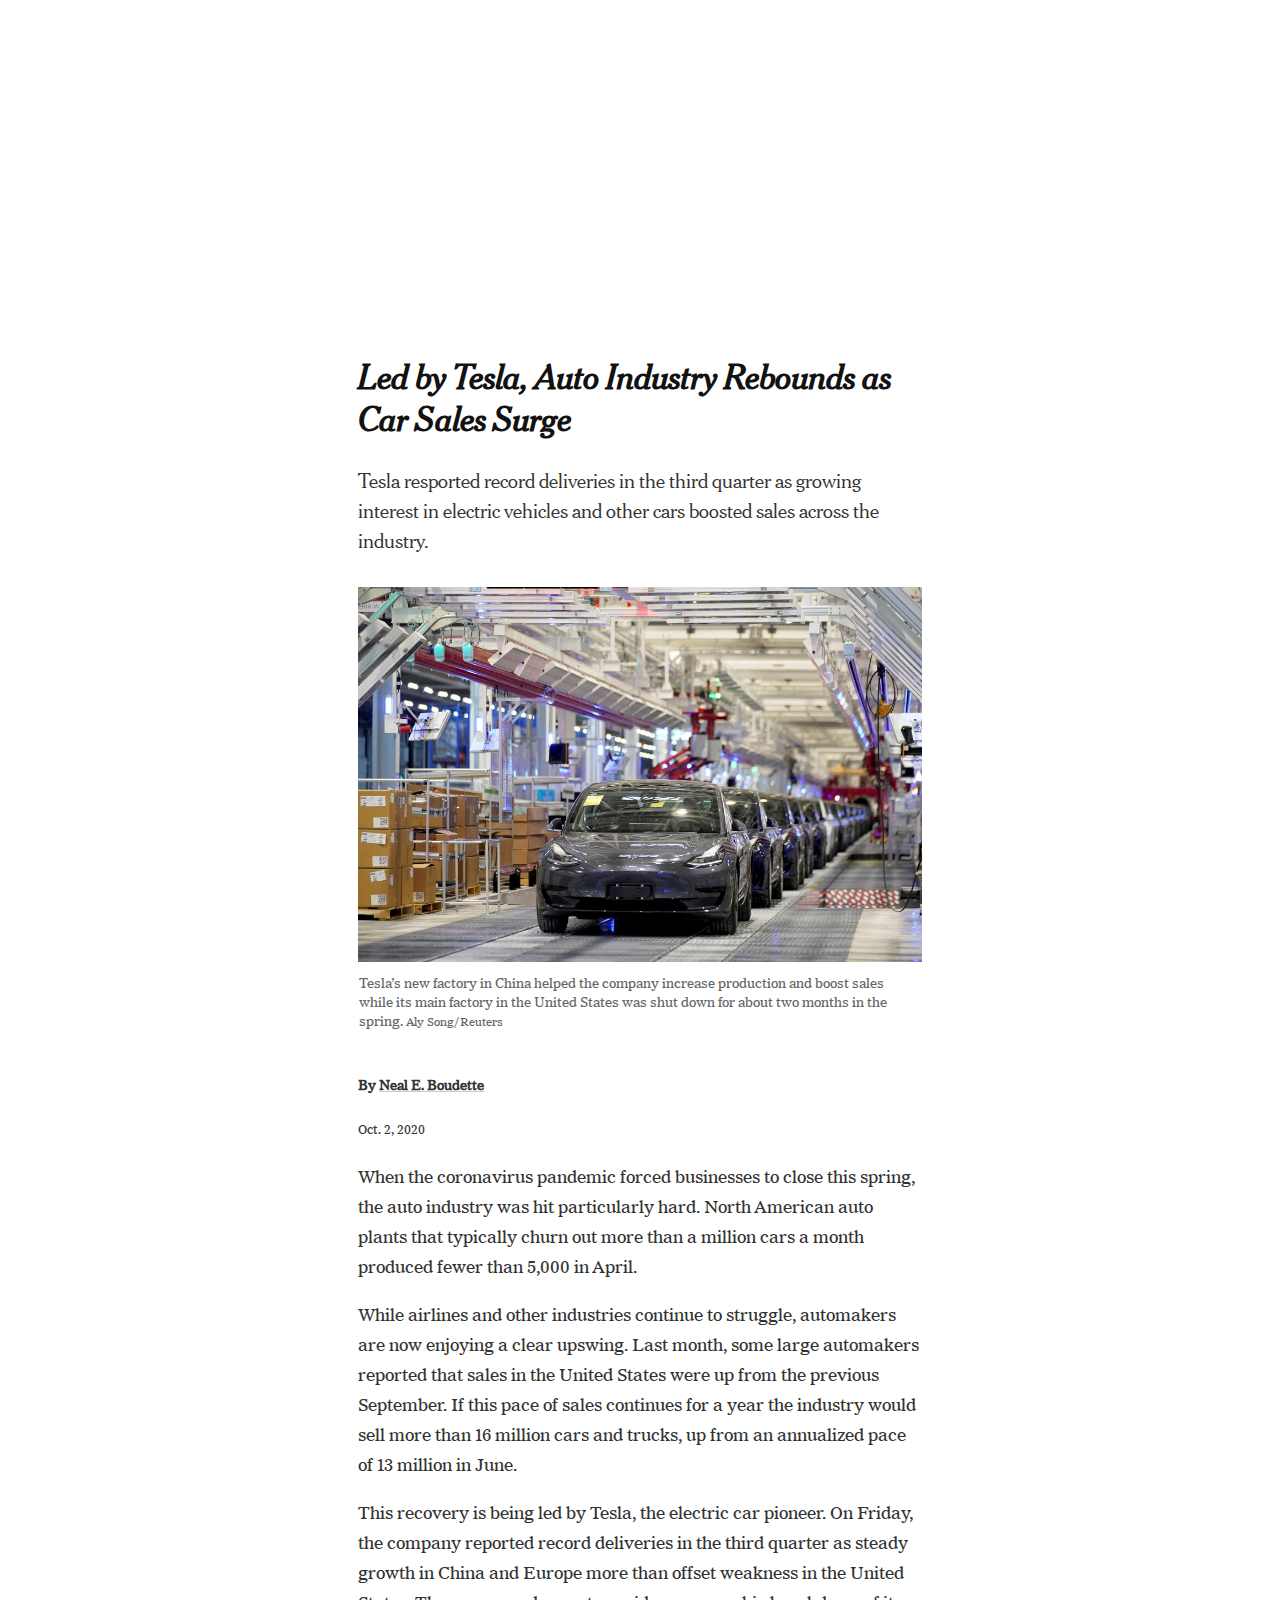
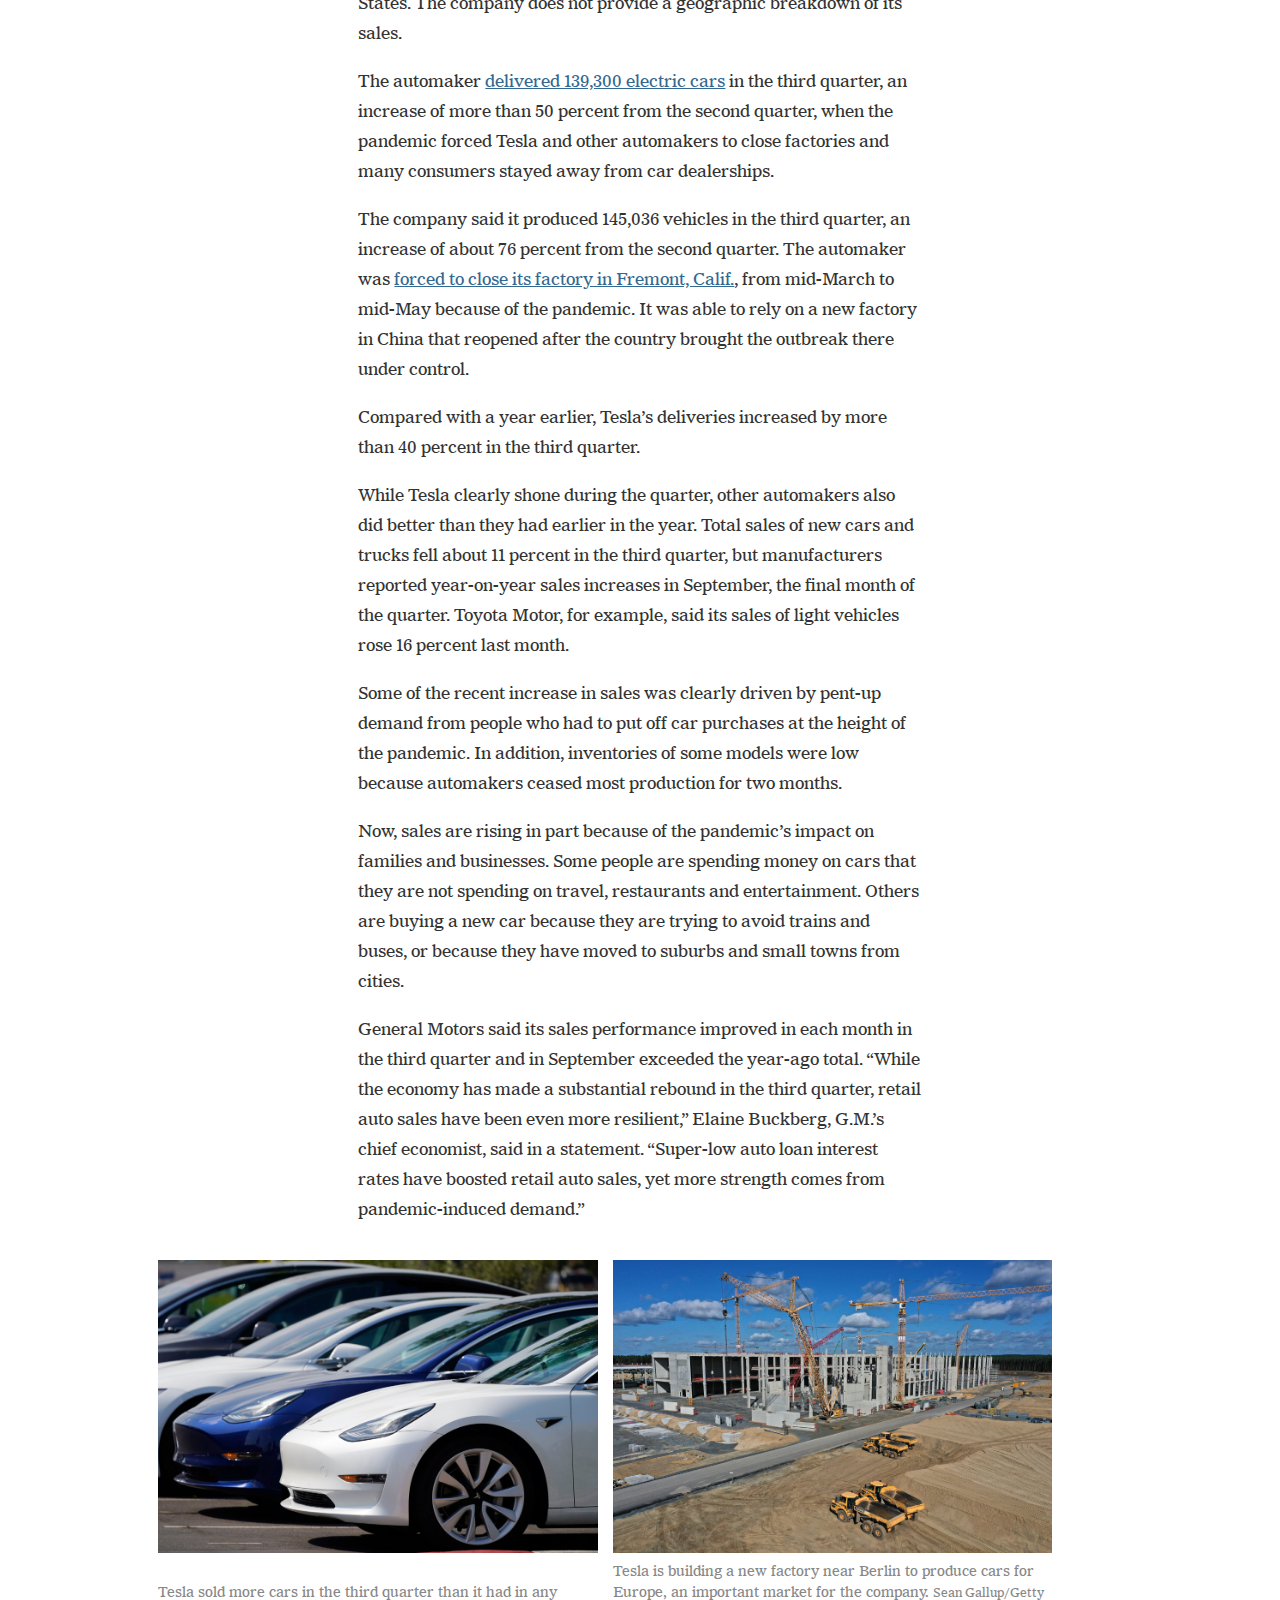
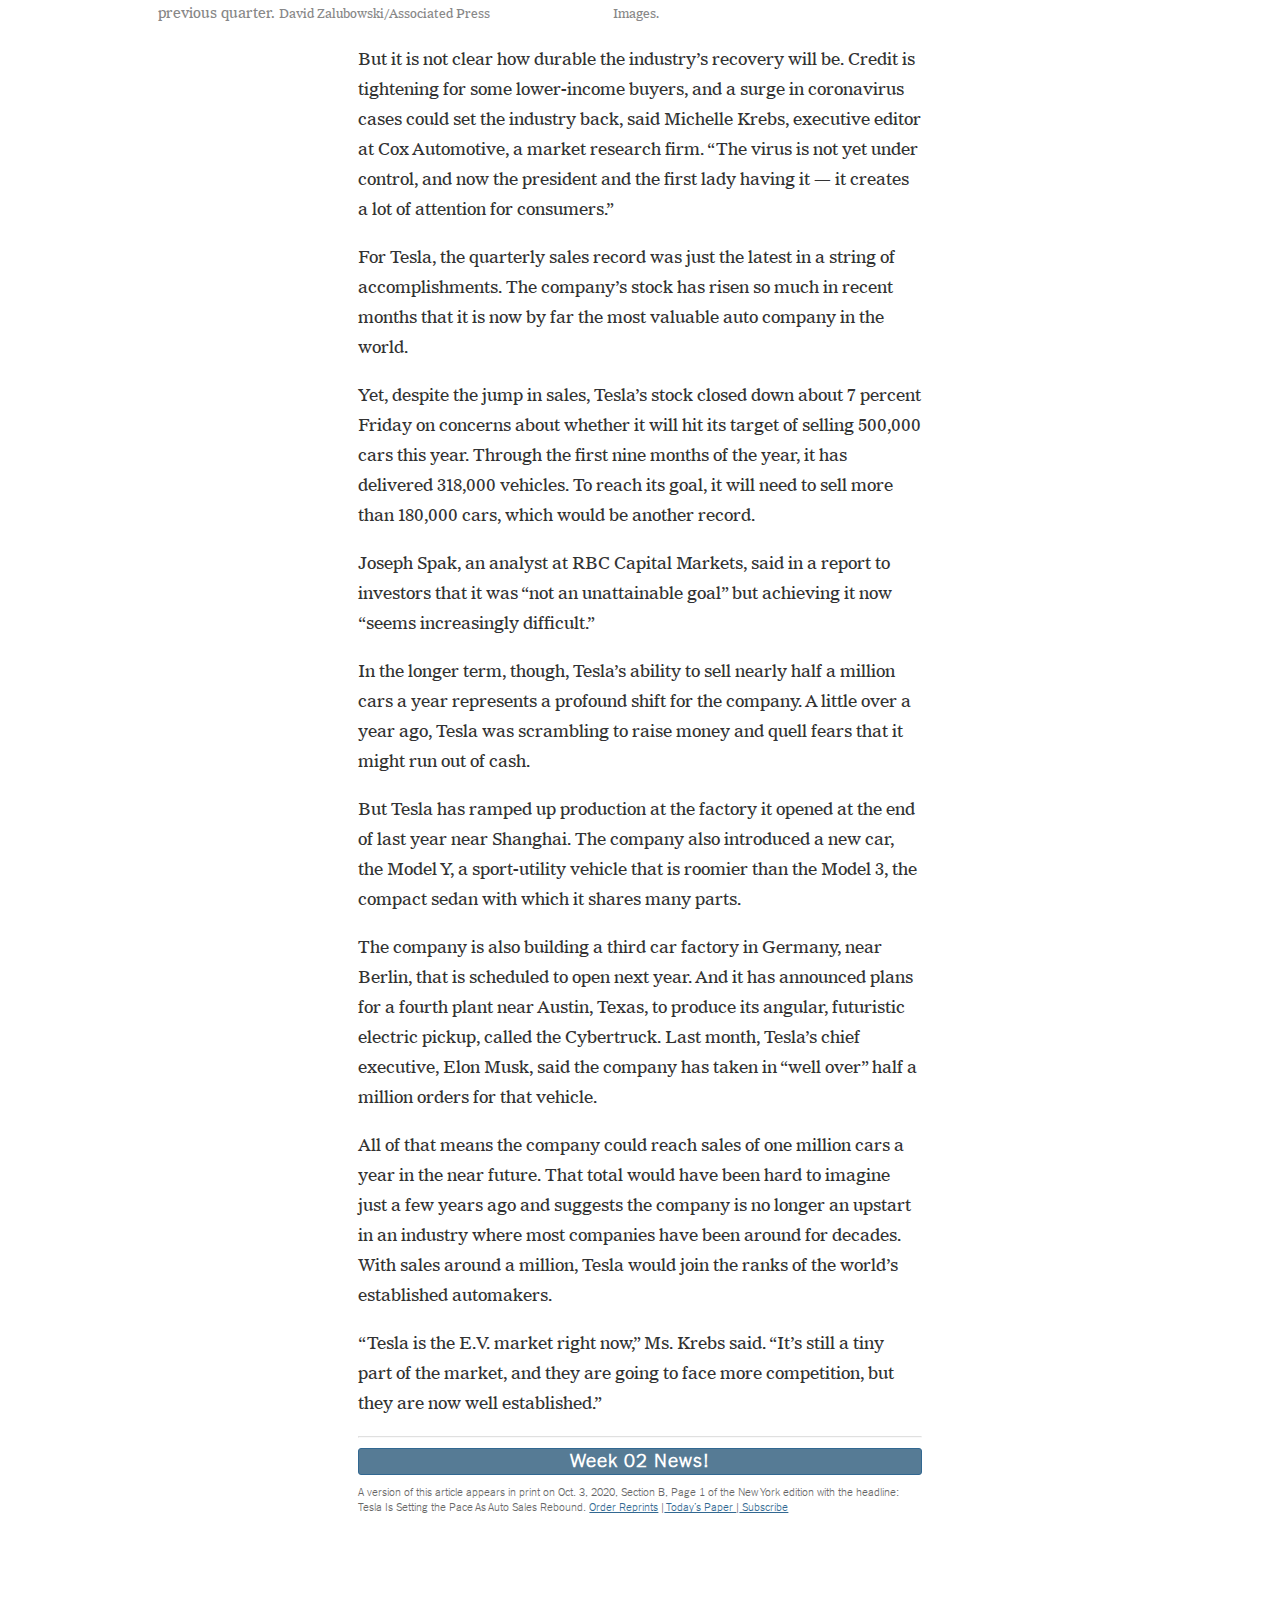
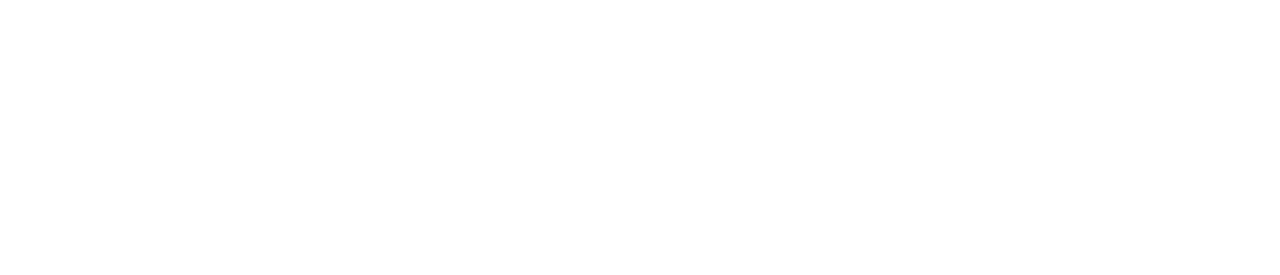
<file: week01-news/week01.html>
<!DOCTYPE html>
<html lang="en">
    <head>
        <meta charset="UTF-8">
        <meta name="viewport" content="width=device-width, initial-scale=1.0">
        <title>Tesla Third-Quarter Auto Sales Surge - The New York Times</title>
        <link rel="stylesheet" href="style.css">
    </head>
    <body>
        <header>
            <h1 class="main-title">Led by Tesla, Auto Industry Rebounds as Car Sales Surge </h1>
            <h2 class="subtitle">Tesla resported record deliveries in the third quarter as growing interest in electric vehicles and other cars boosted sales across the industry.</h2>
        </header>
        <div class="image-01">  
            <a href="tesla.jpg">
                <img src="assets/tesla.jpg" alt="Tesla’s new factory in China">
            </a>
            <figcaption>Tesla’s new factory in China helped the company increase production and boost sales while its main factory in the United States was shut down for about two months in the spring. <small>Aly Song/Reuters</small></figcaption>
        </div>
        <h3 class="author">By&nbsp;<a href="https://www.nytimes.com/by/neal-e-boudette" class="link">Neal E. Boudette</a></h3>
        <p class="date">Oct. 2, 2020</p>
        <div class="main-content">
            <p>When the coronavirus pandemic forced businesses to close this spring, the auto industry was hit particularly hard. North American auto plants that typically churn out more than a million cars a month produced fewer than 5,000 in April.</p>
            <p>While airlines and other industries continue to struggle, automakers are now enjoying a clear upswing. Last month, some large automakers reported that sales in the United States were up from the previous September. If this pace of sales continues for a year the industry would sell more than 16 million cars and trucks, up from an annualized pace of 13 million in June.</p>
            <p>This recovery is being led by Tesla, the electric car pioneer. On Friday, the company reported record deliveries in the third quarter as steady growth in China and Europe more than offset weakness in the United States. The company does not provide a geographic breakdown of its sales.</p>
            <p>The automaker <a target=_blank class="link" href="https://ir.tesla.com/press-release/tesla-q3-2020-vehicle-production-deliveries">delivered 139,300 electric cars</a> in the third quarter, an increase of more than 50 percent from the second quarter, when the pandemic forced Tesla and other automakers to close factories and many consumers stayed away from car dealerships.</p>
            <p>The company said it produced 145,036 vehicles in the third quarter, an increase of about 76 percent from the second quarter. The automaker was <a href="https://www.nytimes.com/2020/03/19/business/tesla-fremont-factory-coronavirus.html" class="link">forced to close its factory in Fremont, Calif.</a>, from mid-March to mid-May because of the pandemic. It was able to rely on a new factory in China that reopened after the country brought the outbreak there under control.</p>
            <p>Compared with a year earlier, Tesla’s deliveries increased by more than 40 percent in the third quarter.</p>
            <p>While Tesla clearly shone during the quarter, other automakers also did better than they had earlier in the year. Total sales of new cars and trucks fell about 11 percent in the third quarter, but manufacturers reported year-on-year sales increases in September, the final month of the quarter. Toyota Motor, for example, said its sales of light vehicles rose 16 percent last month.</p>
            <p>Some of the recent increase in sales was clearly driven by pent-up demand from people who had to put off car purchases at the height of the pandemic. In addition, inventories of some models were low because automakers ceased most production for two months.</p>
            <p>Now, sales are rising in part because of the pandemic’s impact on families and businesses. Some people are spending money on cars that they are not spending on travel, restaurants and entertainment. Others are buying a new car because they are trying to avoid trains and buses, or because they have moved to suburbs and small towns from cities.</p>
            <p>General Motors said its sales performance improved in each month in the third quarter and in September exceeded the year-ago total. “While the economy has made a substantial rebound in the third quarter, retail auto sales have been even more resilient,” Elaine Buckberg, G.M.’s chief economist, said in a statement. “Super-low auto loan interest rates have boosted retail auto sales, yet more strength comes from pandemic-induced demand.”</p>
        </div>
        <div class="images02-03">
            <img src="assets/tesla2.jpg" class="image-02" alt="Tesla sold more cars in the third quarter than it had in any previous quarter." width="450px">
            <img src="assets/tesla3.jpg" class="image-03" alt="Tesla is building a new factory near Berlin to produce cars for Europe, an important market for the company." width="450px">
        </div>
        <div class="images02-03-figcaptions">
            <figcaption class="image-02-figcaption">Tesla sold more cars in the third quarter than it had in any previous quarter. <small>David Zalubowski/Associated Press</small></figcaption>
            <figcaption class="image-03-figcaption">Tesla is building a new factory near Berlin to produce cars for Europe, an important market for the company. <small>Sean Gallup/Getty Images.</small></figcaption>
        </div>
        <!--No encontré la forma de acomodar el figcaption de la foto de la izquierda debajo de la imagen. Intente de muchas formas pero no consegui acomodarlo-->
        <div class="main-content">
            <p>But it is not clear how durable the industry’s recovery will be. Credit is tightening for some lower-income buyers, and a surge in coronavirus cases could set the industry back, said Michelle Krebs, executive editor at Cox Automotive, a market research firm. “The virus is not yet under control, and now the president and the first lady having it — it creates a lot of attention for consumers.”</p>
            <p>For Tesla, the quarterly sales record was just the latest in a string of accomplishments. The company’s stock has risen so much in recent months that it is now by far the most valuable auto company in the world.</p>
            <p>Yet, despite the jump in sales, Tesla’s stock closed down about 7 percent Friday on concerns about whether it will hit its target of selling 500,000 cars this year. Through the first nine months of the year, it has delivered 318,000 vehicles. To reach its goal, it will need to sell more than 180,000 cars, which would be another record.</p>
            <p>Joseph Spak, an analyst at RBC Capital Markets, said in a report to investors that it was “not an unattainable goal” but achieving it now “seems increasingly difficult.”</p>
            <p>In the longer term, though, Tesla’s ability to sell nearly half a million cars a year represents a profound shift for the company. A little over a year ago, Tesla was scrambling to raise money and quell fears that it might run out of cash.</p>
            <p>But Tesla has ramped up production at the factory it opened at the end of last year near Shanghai. The company also introduced a new car, the Model Y, a sport-utility vehicle that is roomier than the Model 3, the compact sedan with which it shares many parts.</p>
            <p>The company is also building a third car factory in Germany, near Berlin, that is scheduled to open next year. And it has announced plans for a fourth plant near Austin, Texas, to produce its angular, futuristic electric pickup, called the Cybertruck. Last month, Tesla’s chief executive, Elon Musk, said the company has taken in “well over” half a million orders for that vehicle.</p>
            <p>All of that means the company could reach sales of one million cars a year in the near future. That total would have been hard to imagine just a few years ago and suggests the company is no longer an upstart in an industry where most companies have been around for decades. With sales around a million, Tesla would join the ranks of the world’s established automakers.</p>
            <p>“Tesla is the E.V. market right now,” Ms. Krebs said. “It’s still a tiny part of the market, and they are going to face more competition, but they are now well established.”</p>
        </div>
    </body>
    <hr>
    <footer>
        <a href="../week02-news/week02.html" class="week02-reference" target=_blank>Week 02 News!</a> 
        <p>A version of this article appears in print on Oct. 3, 2020, Section B, Page 1 of the New York edition with the headline: Tesla Is Setting the Pace As Auto Sales Rebound. <a href="https://www.parsintl.com/publication/the-new-york-times/" class="link">Order Reprints</a> |<a href="https://www.nytimes.com/section/todayspaper" class="link"> Today’s Paper </a>|<a href="https://www.nytimes.com/subscription?campaignId=48JQY" class="link"> Subscribe </a></p>
    </footer>
</html>
</file>
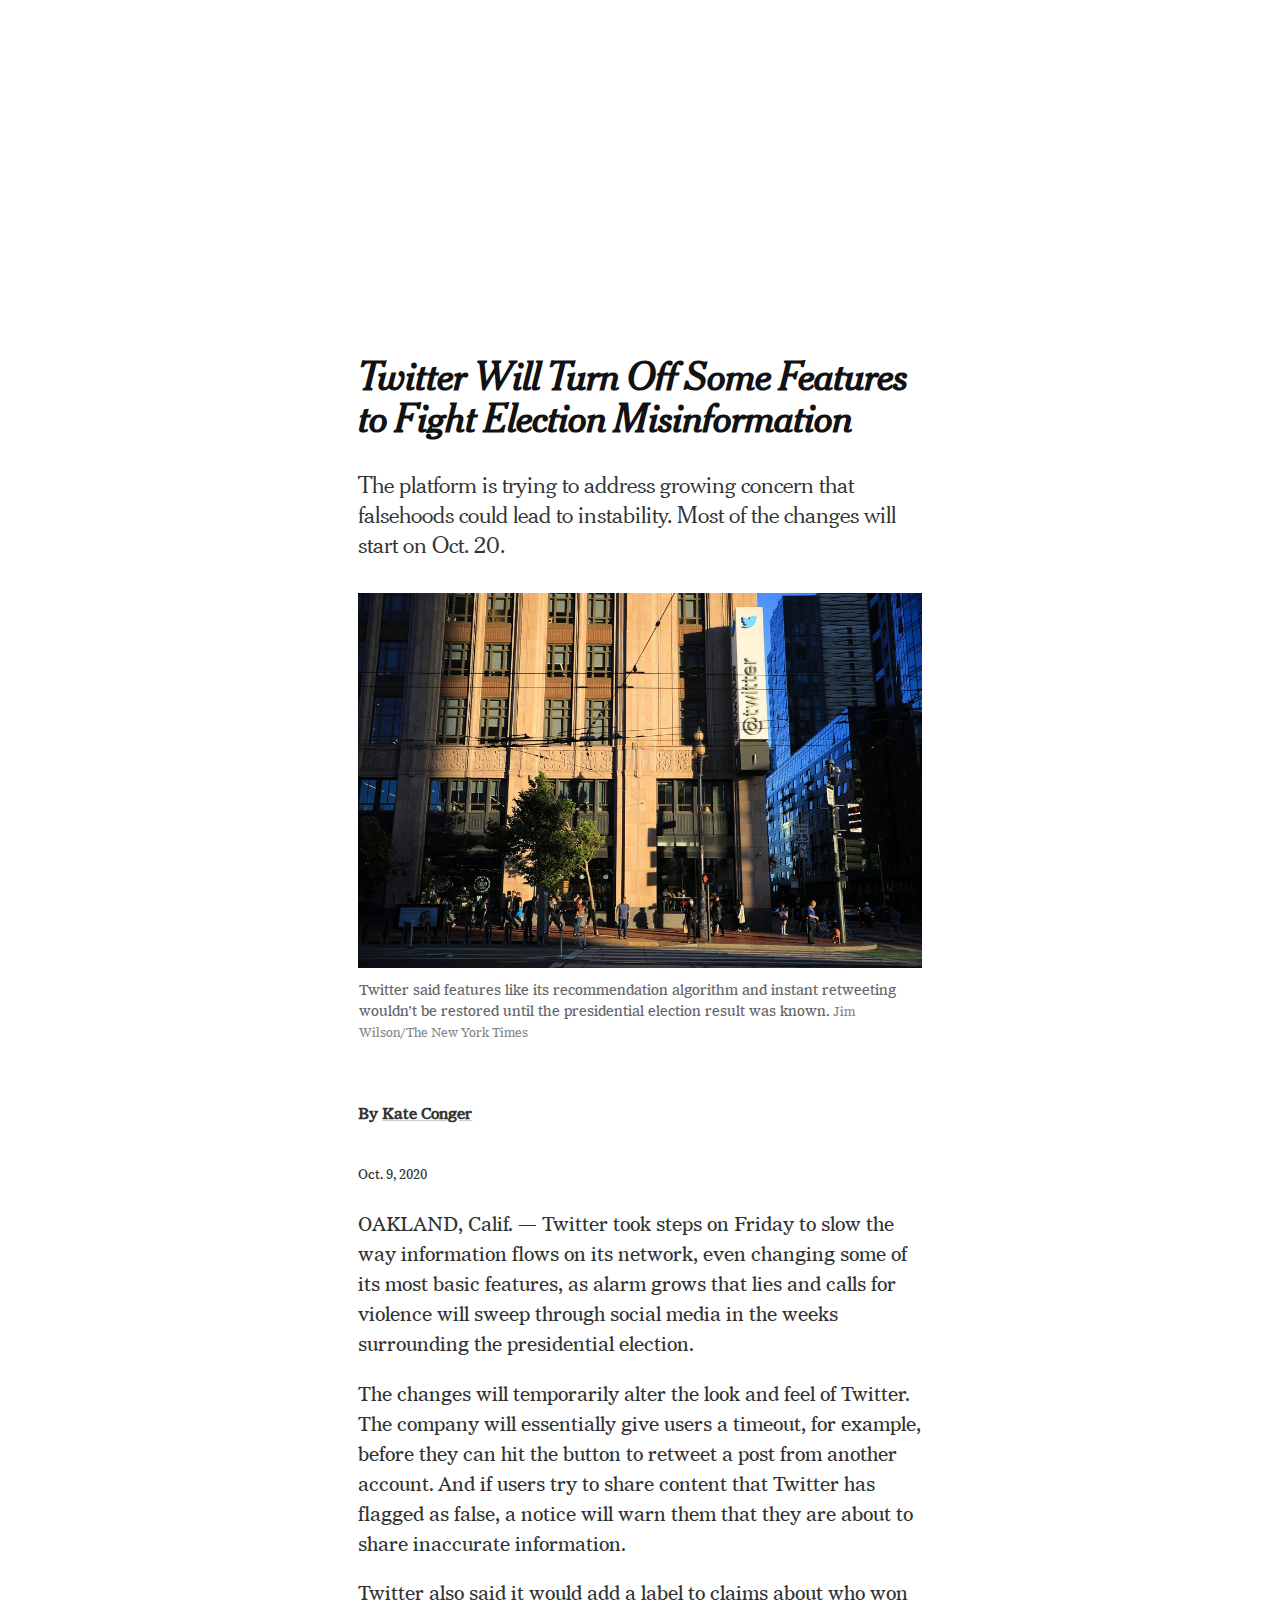
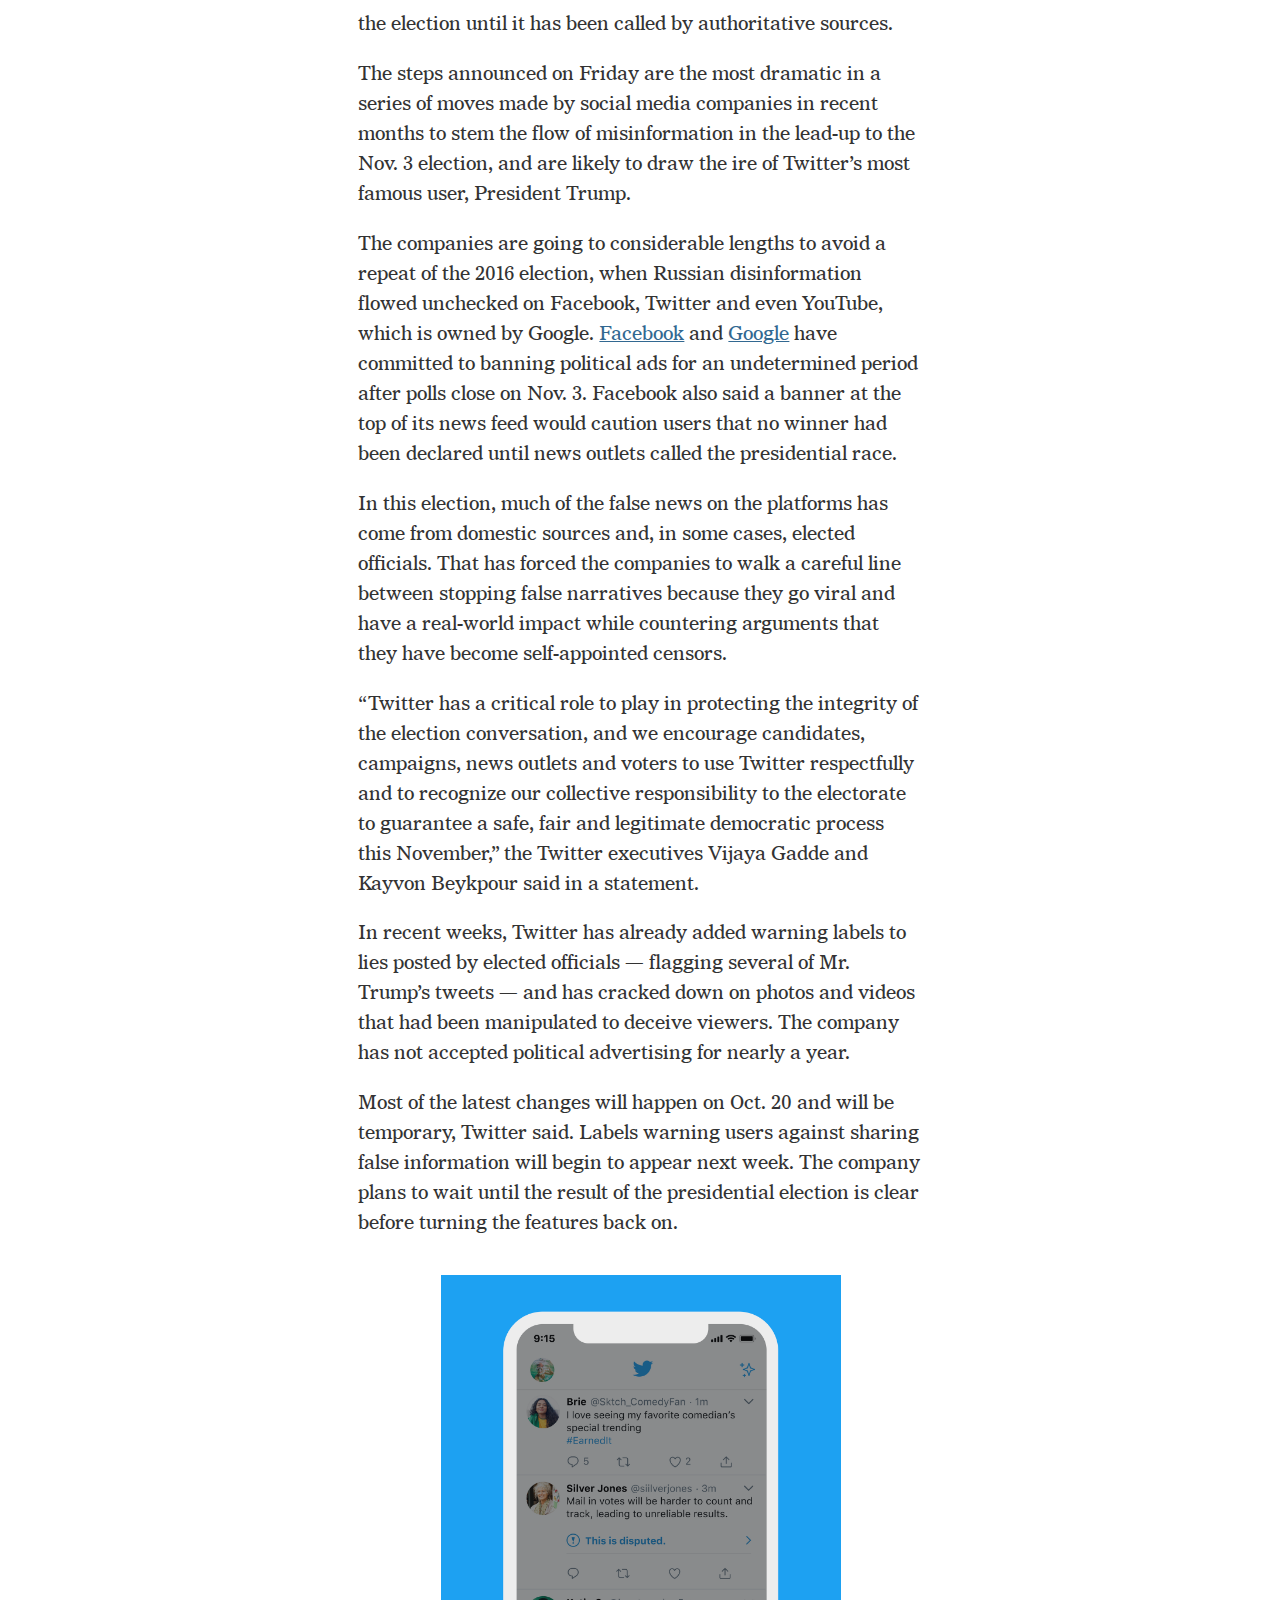
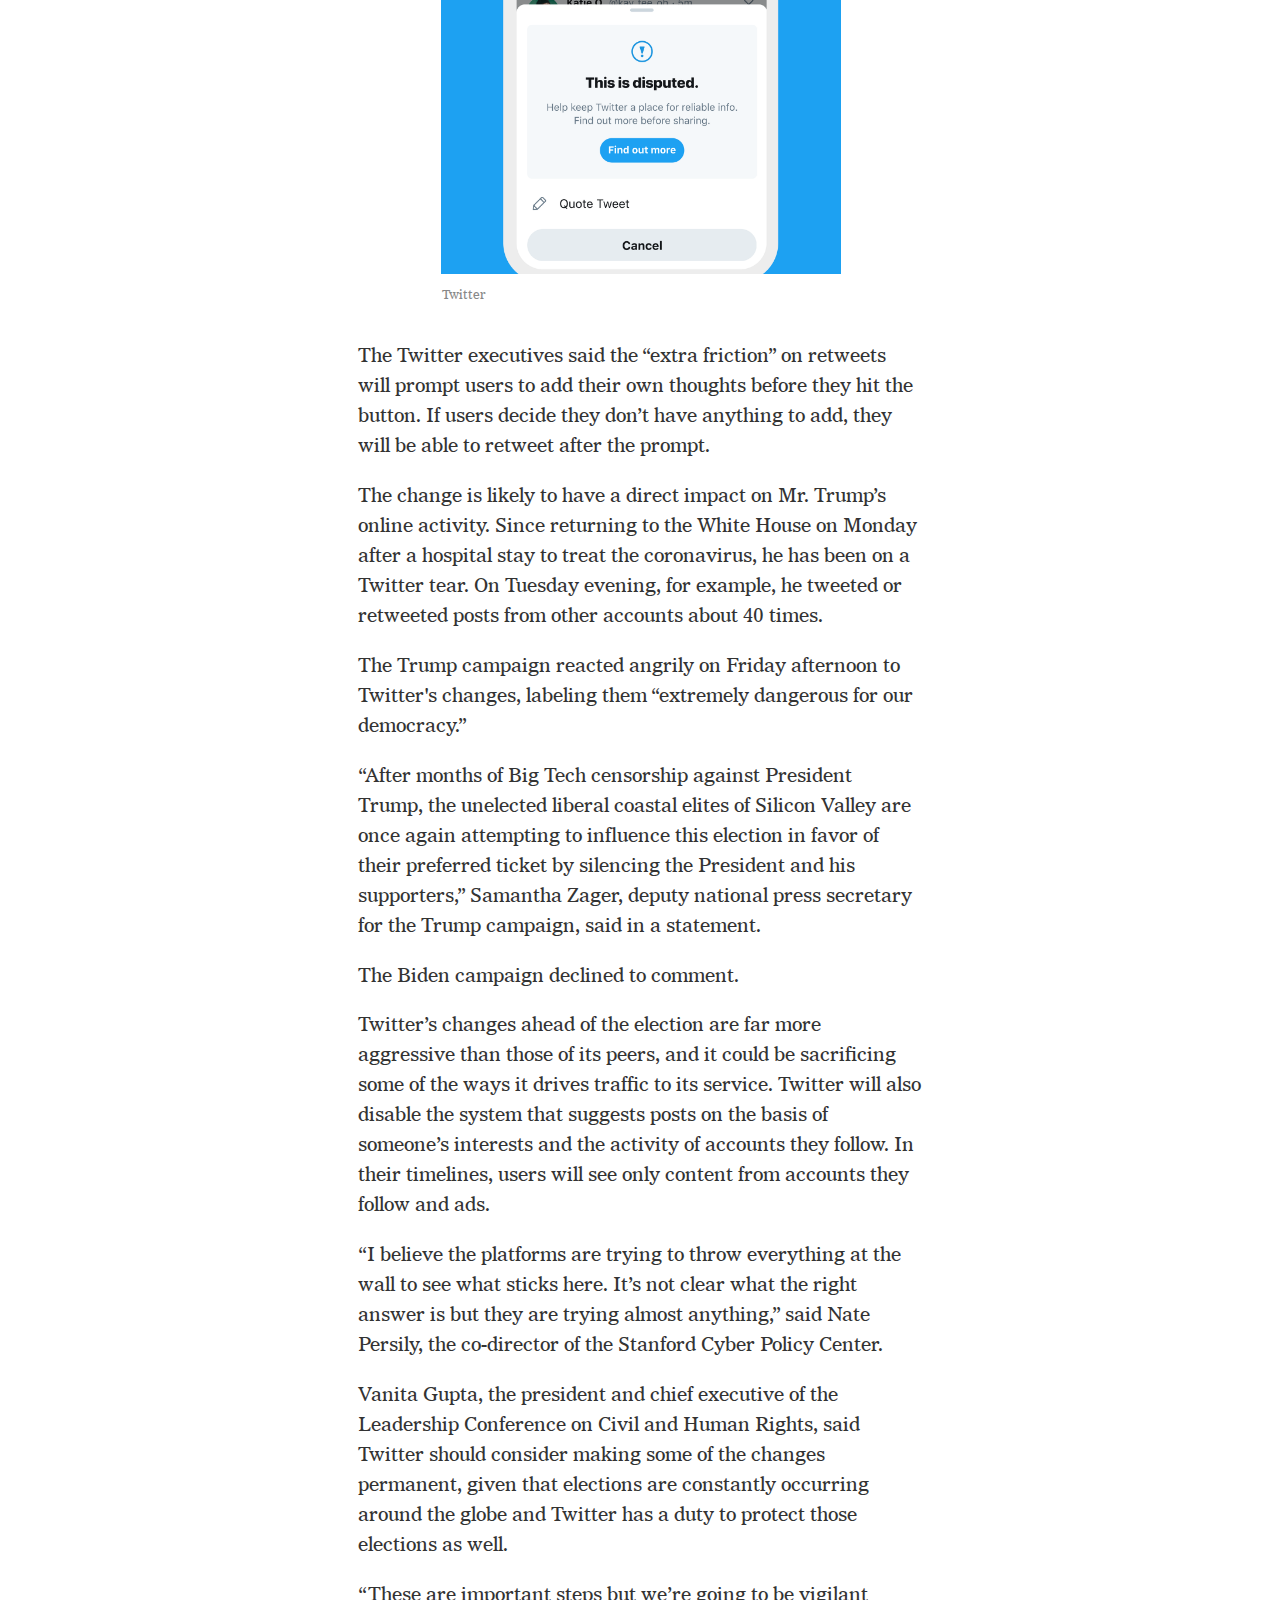
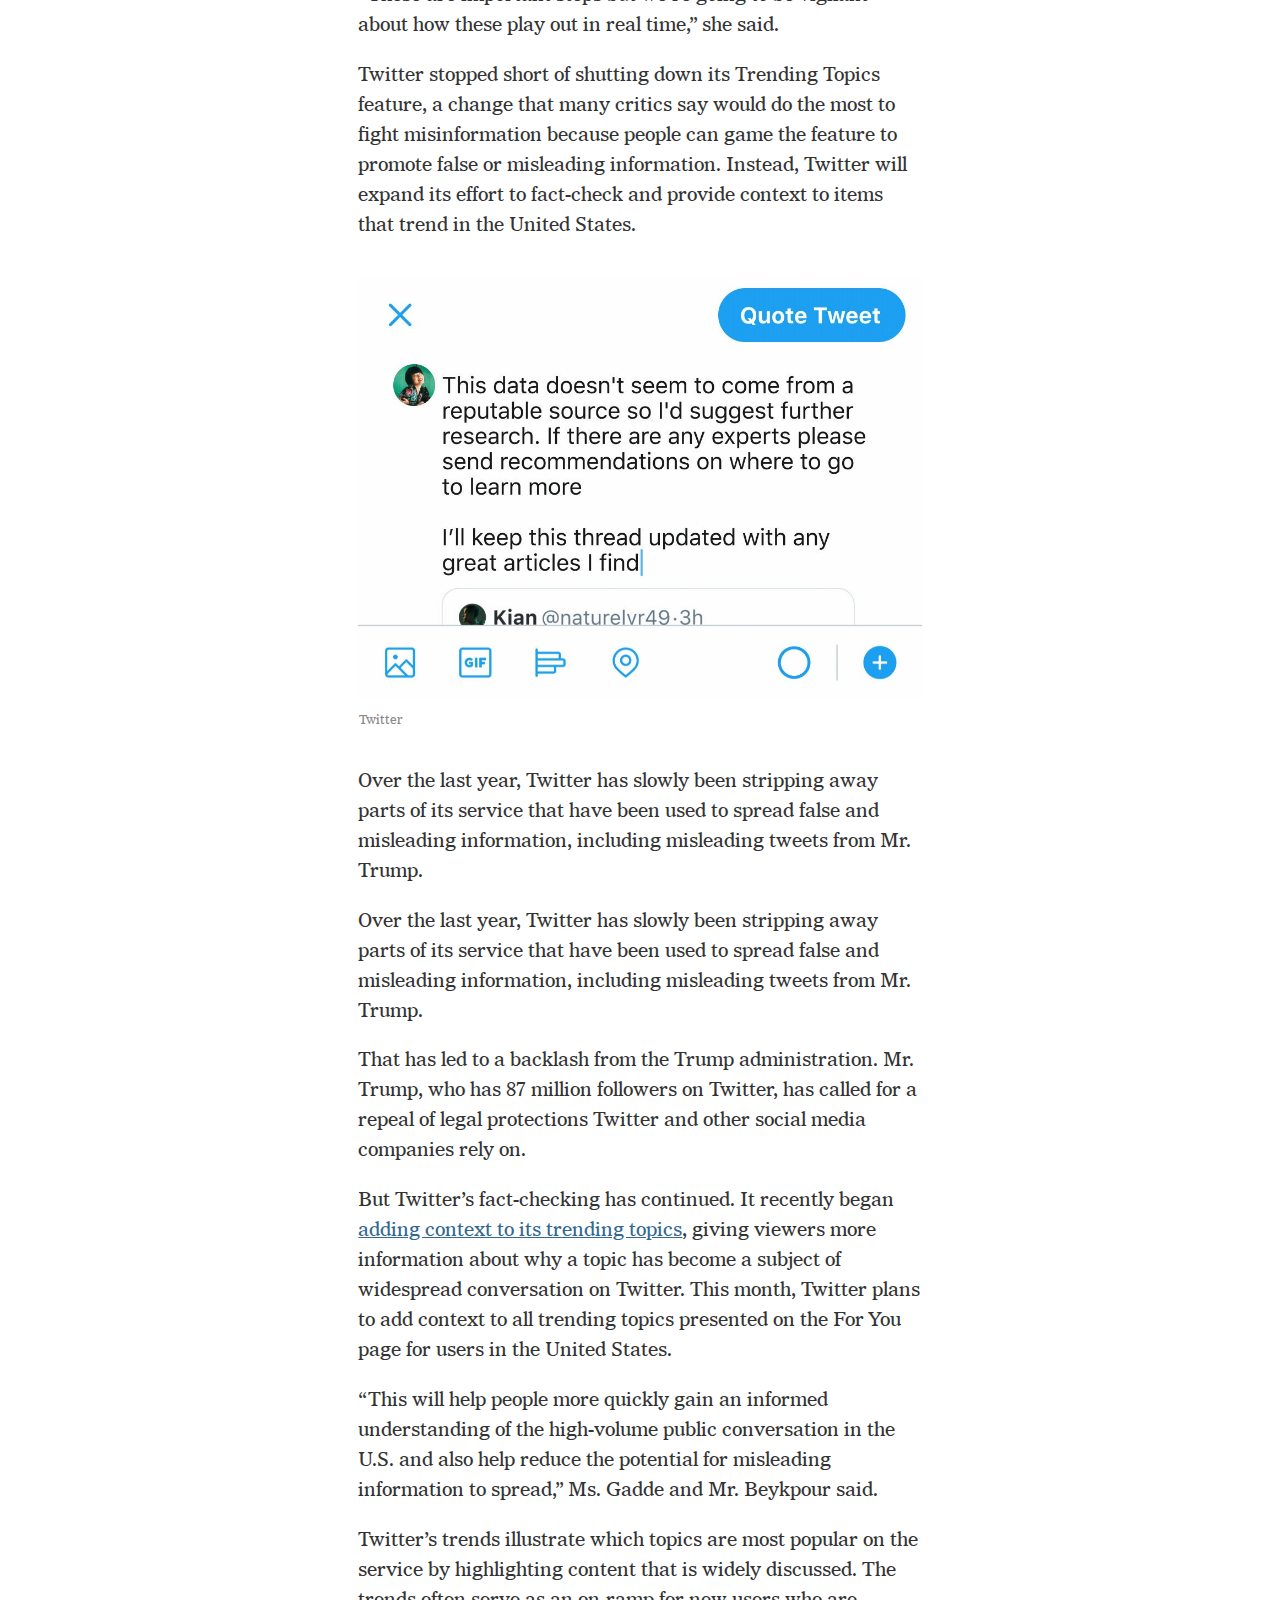
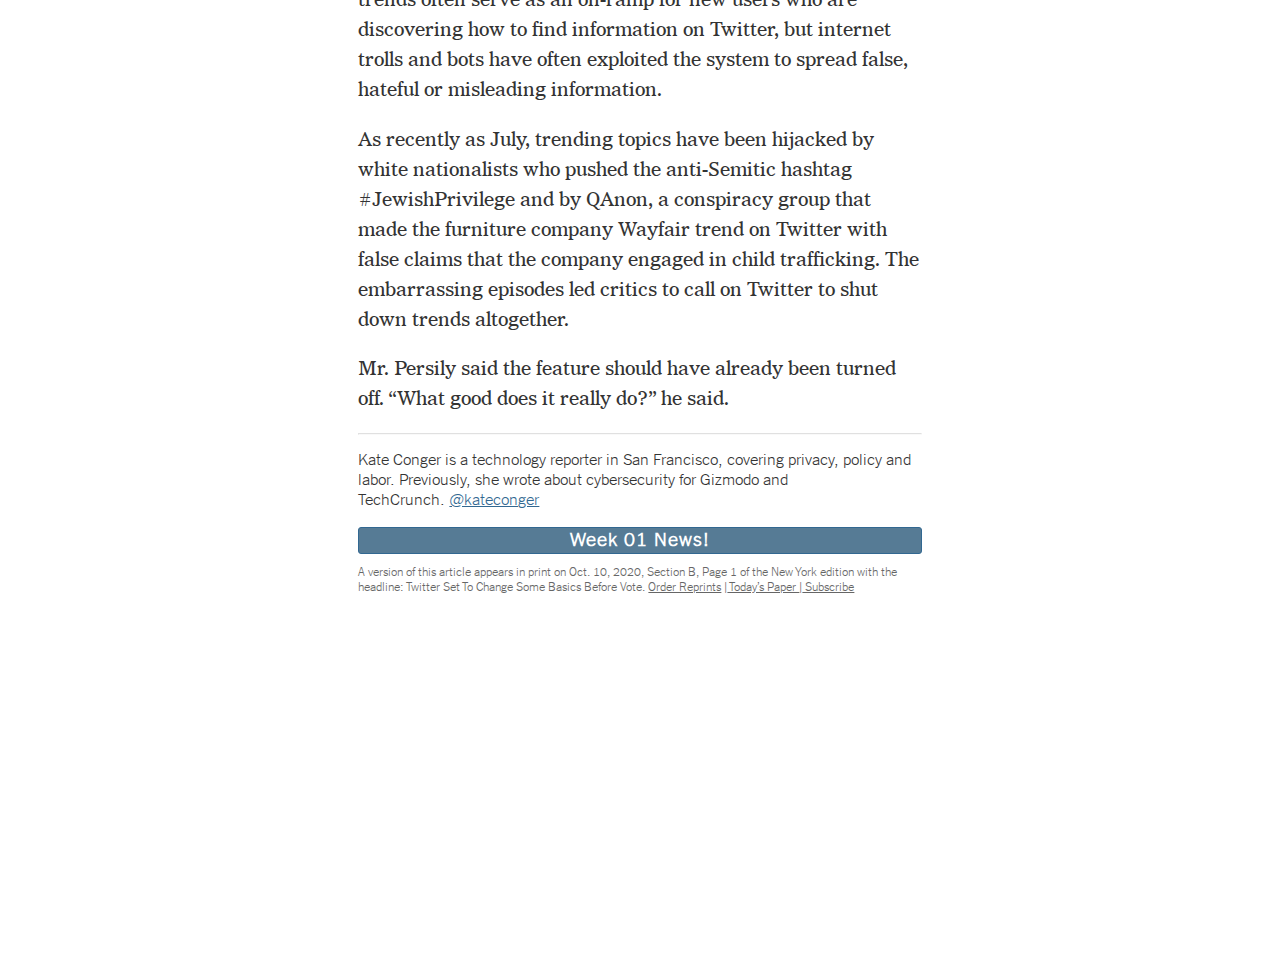
<file: week02-news/week02.html>
<!DOCTYPE html>
<html lang="en">
    <head>
        <meta charset="UTF-8">
        <meta name="viewport" content="width=device-width, initial-scale=1.0">
        <title>Twitter Will Turn Off Some Features to Fight Election Misinformation - The New York Times</title>
        <link rel="stylesheet" href="style2.css">
    </head>
    <body id="body">
        <header>
            <h1 class="main-title">Twitter Will Turn Off Some Features to Fight Election Misinformation</h1>
            <h2 class="subtitle">The platform is trying to address growing concern that falsehoods could lead to instability. Most of the changes will start on Oct. 20.</h2>
        </header>
        <div class="image-01">
            <img src="assets/image-01.jpg" alt="Twitter said features like its recommendation algorithm and instant retweeting wouldn’t be restored until the presidential election result was known.">
            <figcaption>Twitter said features like its recommendation algorithm and instant retweeting wouldn’t be restored until the presidential election result was known.<small>&nbsp;Jim Wilson/The New York Times</small></figcaption>
        </div>
        <div class="author">
            <h3>By&nbsp;<a href="https://www.nytimes.com/by/kate-conger">Kate Conger</a></strong></h3>
        </div>
        <div class="date">
            <p>Oct. 9, 2020</p>
        </div>
        <div class="main-content">
            <p>OAKLAND, Calif. — Twitter took steps on Friday to slow the way information flows on its network, even changing some of its most basic features, as alarm grows that lies and calls for violence will sweep through social media in the weeks surrounding the presidential election.</p>
            <p>The changes will temporarily alter the look and feel of Twitter. The company will essentially give users a timeout, for example, before they can hit the button to retweet a post from another account. And if users try to share content that Twitter has flagged as false, a notice will warn them that they are about to share inaccurate information.</p>
            <p>Twitter also said it would add a label to claims about who won the election until it has been called by authoritative sources.</p>
            <p>The steps announced on Friday are the most dramatic in a series of moves made by social media companies in recent months to stem the flow of misinformation in the lead-up to the Nov. 3 election, and are likely to draw the ire of Twitter’s most famous user, President Trump.</p>
            <p>The companies are going to considerable lengths to avoid a repeat of the 2016 election, when Russian disinformation flowed unchecked on Facebook, Twitter and even YouTube, which is owned by Google. <a href="https://www.nytimes.com/2020/10/07/technology/facebook-political-ads-ban.html" class="link">Facebook</a> and <a href="https://www.nytimes.com/live/2020/09/25/us/trump-vs-biden-election#google-says-it-will-halt-election-ads-after-nov-3" class="link">Google</a> have committed to banning political ads for an undetermined period after polls close on Nov. 3. Facebook also said a banner at the top of its news feed would caution users that no winner had been declared until news outlets called the presidential race.</p>
            <p>In this election, much of the false news on the platforms has come from domestic sources and, in some cases, elected officials. That has forced the companies to walk a careful line between stopping false narratives because they go viral and have a real-world impact while countering arguments that they have become self-appointed censors.</p>
            <p>“Twitter has a critical role to play in protecting the integrity of the election conversation, and we encourage candidates, campaigns, news outlets and voters to use Twitter respectfully and to recognize our collective responsibility to the electorate to guarantee a safe, fair and legitimate democratic process this November,” the Twitter executives Vijaya Gadde and Kayvon Beykpour said in a statement.</p>
            <p>In recent weeks, Twitter has already added warning labels to lies posted by elected officials — flagging several of Mr. Trump’s tweets — and has cracked down on photos and videos that had been manipulated to deceive viewers. The company has not accepted political advertising for nearly a year.</p>
            <p>Most of the latest changes will happen on Oct. 20 and will be temporary, Twitter said. Labels warning users against sharing false information will begin to appear next week. The company plans to wait until the result of the presidential election is clear before turning the features back on.</p>
            <div class="image-02">
                <a href="/assets/image-02.jpg"> 
                    <img src="assets/image-02.jpg" alt="Twitter">
                </a>
                <figcaption>Twitter</figcaption>
            </div>
            <p>The Twitter executives said the “extra friction” on retweets will prompt users to add their own thoughts before they hit the button. If users decide they don’t have anything to add, they will be able to retweet after the prompt.</p>
            <p>The change is likely to have a direct impact on Mr. Trump’s online activity. Since returning to the White House on Monday after a hospital stay to treat the coronavirus, he has been on a Twitter tear. On Tuesday evening, for example, he tweeted or retweeted posts from other accounts about 40 times.</p>
            <p>The Trump campaign reacted angrily on Friday afternoon to Twitter's changes, labeling them “extremely dangerous for our democracy.”</p>
            <p>“After months of Big Tech censorship against President Trump, the unelected liberal coastal elites of Silicon Valley are once again attempting to influence this election in favor of their preferred ticket by silencing the President and his supporters,” Samantha Zager, deputy national press secretary for the Trump campaign, said in a statement.</p>
            <p>The Biden campaign declined to comment.</p>
            <p>Twitter’s changes ahead of the election are far more aggressive than those of its peers, and it could be sacrificing some of the ways it drives traffic to its service. Twitter will also disable the system that suggests posts on the basis of someone’s interests and the activity of accounts they follow. In their timelines, users will see only content from accounts they follow and ads.</p>
            <p>“I believe the platforms are trying to throw everything at the wall to see what sticks here. It’s not clear what the right answer is but they are trying almost anything,” said Nate Persily, the co-director of the Stanford Cyber Policy Center.</p>
            <p>Vanita Gupta, the president and chief executive of the Leadership Conference on Civil and Human Rights, said Twitter should consider making some of the changes permanent, given that elections are constantly occurring around the globe and Twitter has a duty to protect those elections as well.</p>
            <p>“These are important steps but we’re going to be vigilant about how these play out in real time,” she said.</p>
            <p>Twitter stopped short of shutting down its Trending Topics feature, a change that many critics say would do the most to fight misinformation because people can game the feature to promote false or misleading information. Instead, Twitter will expand its effort to fact-check and provide context to items that trend in the United States.</p>
            <div class="image-03">
                <a href="/assets/image-03.jpg"> 
                    <img src="assets/image-03.jpg" alt="Twitter">
                </a>
                <figcaption>Twitter</figcaption>
            </div>
            <p>Over the last year, Twitter has slowly been stripping away parts of its service that have been used to spread false and misleading information, including misleading tweets from Mr. Trump.</p>
            <p>Over the last year, Twitter has slowly been stripping away parts of its service that have been used to spread false and misleading information, including misleading tweets from Mr. Trump.</p>
            <p>That has led to a backlash from the Trump administration. Mr. Trump, who has 87 million followers on Twitter, has called for a repeal of legal protections Twitter and other social media companies rely on.</p>
            <p>But Twitter’s fact-checking has continued. It recently began <a href="https://www.nytimes.com/2020/09/01/technology/twitter-trending-topics.html" class="link">adding context to its trending topics</a>, giving viewers more information about why a topic has become a subject of widespread conversation on Twitter. This month, Twitter plans to add context to all trending topics presented on the For You page for users in the United States.</p>
            <p>“This will help people more quickly gain an informed understanding of the high-volume public conversation in the U.S. and also help reduce the potential for misleading information to spread,” Ms. Gadde and Mr. Beykpour said.</p>
            <p>Twitter’s trends illustrate which topics are most popular on the service by highlighting content that is widely discussed. The trends often serve as an on-ramp for new users who are discovering how to find information on Twitter, but internet trolls and bots have often exploited the system to spread false, hateful or misleading information.</p>
            <p>As recently as July, trending topics have been hijacked by white nationalists who pushed the anti-Semitic hashtag #JewishPrivilege and by QAnon, a conspiracy group that made the furniture company Wayfair trend on Twitter with false claims that the company engaged in child trafficking. The embarrassing episodes led critics to call on Twitter to shut down trends altogether.</p>
            <p>Mr. Persily said the feature should have already been turned off. “What good does it really do?” he said.</p>
    </body>
    <hr>
    <footer>
        <p>Kate Conger is a technology reporter in San Francisco, covering privacy, policy and labor. Previously, she wrote about cybersecurity for Gizmodo and TechCrunch.&nbsp;<a href="https://twitter.com/kateconger" target="blank" class ="link">@kateconger</a></p>
        <a href="../week01-news/week01.html" class="week01-reference" target=_blank>Week 01 News!</a>
    </footer>
    <section class="footer-bottom">
        <p>A version of this article appears in print on Oct. 10, 2020, Section B, Page 1 of the New York edition with the headline: Twitter Set To Change Some Basics Before Vote. <a href="https://www.parsintl.com/publication/the-new-york-times/" class="link">Order Reprints</a> |<a href="https://www.nytimes.com/section/todayspaper" class="link"> Today’s Paper </a>|<a href="https://www.nytimes.com/subscription?campaignId=48JQY" class="link"> Subscribe </a></p>
    </section>
</html>
</file>
<file: week01-news/style.css>
@font-face {
    font-family: 'nyt-cheltenham-italic';
    src: url('assets/cheltenham-italic-400.b8fcda1bedf33a4ad1e4d11fac428e3a.ttf') format('truetype');
    font-weight: 200;
    font-display: swap;
}

@font-face {
    font-family: 'nyt-cheltenham-normal';
    src: url('assets/cheltenham-normal-300.cecc961ed849c01655ce98886cb1ab47.ttf') format('truetype');
    font-weight: 200;
    font-display: swap;
}

@font-face {
    font-family: 'nyt-imperial';
    src: url('assets/imperial-normal-400.a5270edf37ca346207a3a6ff637a022a.ttf') format('truetype');
    font-weight: 200;
    font-display: swap;
}

@font-face {
    font-family: 'nyt-franklin';
    src: url('assets/franklin-normal-300.d1bf0bccfda41b1a77ea392b7a26d4cf.ttf') format('truetype');
    font-weight: 200;
    font-display: swap;
}

body {
    margin: 28% 28%;
    font-size: 20.5px;
    color: #333;
    line-height: 30px;
}

.main-title{
    color: #121212;
    font-family: 'nyt-cheltenham-italic', georgia,'times new roman',times,serif;
    font-size: 34px;
    text-align: left;
    line-height: 42px;
    padding-bottom: 0px;
    font-weight: 800;
}

.subtitle {
    color:#333;
    font-family: 'nyt-cheltenham-normal',georgia,'times new roman',times,serif;
    font-weight: 500;
    text-align: left;
    font-size: 20px;
    line-height: 30px;
    padding-bottom: 15px;
}

.image-01 {
    color: #666;
    font-family: 'nyt-imperial', georgia,'times new roman',times,serif;
    font-size: 15.2px;
    margin-bottom:38px;
}

.image-01 img {
    width: 100%;
    margin-bottom: 0px;
    padding: 0px;
}

.image-01 figcaption {
    line-height: 19px;
    padding: 1px;
    margin-top: 1px;
    font-size: 14px;
}

.image-02 {
    margin-left: -200px;
    margin-top: 18px;
    width: 78%;
    padding-right: 5px;
}

.image-03 {
    margin-right: -200px;
    margin-top: 18px;
    width: 78%;
    padding-left: 5px;
}

.image-02-figcaption {
    margin-left: -200px;
    font-size: 15px;
    display: inline-block;
    width: 78%;
    padding-right: 5px;
    color: #888;
    font-family: 'nyt-imperial', georgia,'times new roman',times,serif;
    line-height: 21px;
}

.image-03-figcaption {
    margin-right: -200px;
    font-size: 15px;
    display: inline-block;
    width: 78%;
    padding-left: 5px;
    color: #888;
    font-family: 'nyt-imperial', georgia,'times new roman',times,serif;
    line-height: 21px;
}

.date {
    font: inherit;
    font-family: 'nyt-imperial',georgia,'times new roman',times,serif;
    color: #333;
    font-size: 13px;
}


.author {
    font-family: 'nyt-imperial',georgia,'times new roman',times,serif;
    color: #333;
    font-weight: 750;
    font-size: 14px;
    display: flex;
    font-style: bold;
}

.author a{
    text-decoration: underline;
    text-decoration-color: #ccc;
    color:#333;
}

.author a:hover {
    text-decoration: none;
}

.main-content {
    font-family: 'nyt-imperial',georgia,'times new roman',times,serif;
    font-weight: 200;
    font-style: normal;
    font-size: 18px;
}

.link {
    color: #326891;
    text-decoration: underline;
}

.link:hover {
    text-decoration: none;
}

hr {
    opacity: 0.3;
}

footer {
    color: #666;
    font-family: 'nyt-franklin', helvetica, arial, sans-serif;
    font-size: 11px;
    line-height: 15px;
    color: #666;
}

.week02-reference {
    background-color: rgb(86, 123, 149);
    border: 1px solid rgb(50, 104, 145);
    border-radius: 3px;
    color: white;
    display: block;
    font-family: 'nyt-franklin', helvetica, arial, sans-serif;
    font-size: 19px;
    font-weight: 600;
    letter-spacing: 0.05em;
    line-height: 15px;
    padding: 5px 5px;
    text-decoration: none;
    text-align: center;
}

.week02-reference:hover {
    background-color: rgb(175, 23, 23);
    color: white;
}
</file>
<file: week02-news/style2.css>
@font-face {
    font-family: 'nyt-cheltenham-italic';
    src: url('assets/cheltenham-italic-400.b8fcda1bedf33a4ad1e4d11fac428e3a.ttf') format('truetype');
    font-weight: 200;
    font-display: swap;
}

@font-face {
    font-family: 'nyt-cheltenham-normal';
    src: url('assets/cheltenham-normal-300.cecc961ed849c01655ce98886cb1ab47.ttf') format('truetype');
    font-weight: 200;
    font-display: swap;
}

@font-face {
    font-family: 'nyt-imperial';
    src: url('assets/imperial-normal-400.a5270edf37ca346207a3a6ff637a022a.ttf') format('truetype');
    font-weight: 200;
    font-display: swap;
}

@font-face {
    font-family: 'nyt-franklin';
    src: url('assets/franklin-normal-300.d1bf0bccfda41b1a77ea392b7a26d4cf.ttf') format('truetype');
    font-weight: 200;
    font-display: swap;
}

#body {
    margin: 28% 28%;
    font-size: 20.5px;
    color: #333;
    line-height: 30px;
}

.main-title{
    color: #121212;
    font-family: 'nyt-cheltenham-italic', georgia,'times new roman',times,serif;
    font-size: 39.2px;
    text-align: left;
    line-height: 42px;
    padding-bottom: 0px;
}

.subtitle {
    color:#333;
    font-family: 'nyt-cheltenham-normal',georgia,'times new roman',times,serif;
    font-weight: 150;
    text-align: left;
    font-size: 22.8px;
    line-height: 30px;
    padding-bottom: 15px;
}

.image-01 {
    color: #666;
    font-family: 'nyt-imperial', georgia,'times new roman',times,serif;
    font-size: 15.2px;
    margin-bottom:38px;
}

.image-01 img {
    width: 100%;
    margin-bottom: 0px;
    padding: 0px;
}

.image-01 small {
    color: #888;
    font-size: 13px;
}

.image-01 figcaption {
    line-height: 21px;
    padding: 1px;
    margin-top: 1px;
}


.image-02 img {
    width: 71%;
    margin-left: 83px;
    margin-top: 18px;
}

.image-02 figcaption {
    line-height: 21px;
    padding: 1px;
    margin-top: 1px;
    color: #888;
    font-family: 'nyt-imperial', georgia,'times new roman',times,serif;
    font-size: 13px;
    margin-left: 83px;
    margin-bottom: 34px;
}

.image-03 img {
    width: 100%;
    margin-top: 18px;
}

.image-03 figcaption {
    line-height: 21px;
    padding: 1px;
    margin-top: 1px;
    color: #888;
    font-family: 'nyt-imperial', georgia,'times new roman',times,serif;
    font-size: 13px;
    margin-bottom: 34px;
}

.date {
    font: inherit;
    font-family: 'nyt-imperial',georgia,'times new roman',times,serif;
    color: #333;
    font-size: 14px;
}


.author {
    font-family: 'nyt-imperial',georgia,'times new roman',times,serif;
    color: #333;
    font-weight: 650;
    font-size: 14px;
    display: flex;
}

.author a{
    text-decoration: underline;
    text-decoration-color: #ccc;
    color:#333;
}

.author a:hover {
    text-decoration: none;
}

.main-content {
    font-family: 'nyt-imperial',georgia,'times new roman',times,serif;
    font-weight: 200;
    font-style: normal;
    font-size: 19.8px;
}

.link {
    color: #326891;
    text-decoration: underline;
}

.link:hover {
    text-decoration: none;
}

hr {
    opacity: 0.3;
}

footer {
    color: rgb(51, 51, 51);
    font-size: 16px;
    line-height: 20px;
    font-weight: 550;
    font-family: 'nyt-franklin', helvetica, arial, sans-serif
}

footer a {
    margin-top: 0px;
    font-family: 'nyt-franklin', helvetica, arial, sans-serif;
}

.footer-bottom {
    font-size: 12px;
    line-height: 15px;
    color: #666;
    font-family: 'nyt-franklin', helvetica, arial, sans-serif;
}

.footer-bottom a{
    color: #666;
    font-family: 'nyt-franklin', helvetica, arial, sans-serif;
}

.week01-reference {
    background-color: rgb(86, 123, 149);
    border: 1px solid rgb(50, 104, 145);
    border-radius: 3px;
    color: white;
    display: block;
    font-family: 'nyt-franklin', helvetica, arial, sans-serif;
    font-size: 19px;
    font-weight: 600;
    letter-spacing: 0.05em;
    line-height: 15px;
    padding: 5px 5px;
    text-decoration: none;
    text-align: center;
}

.week01-reference:hover {
    background-color: rgb(175, 23, 23);
    color: white;
}
</file>
